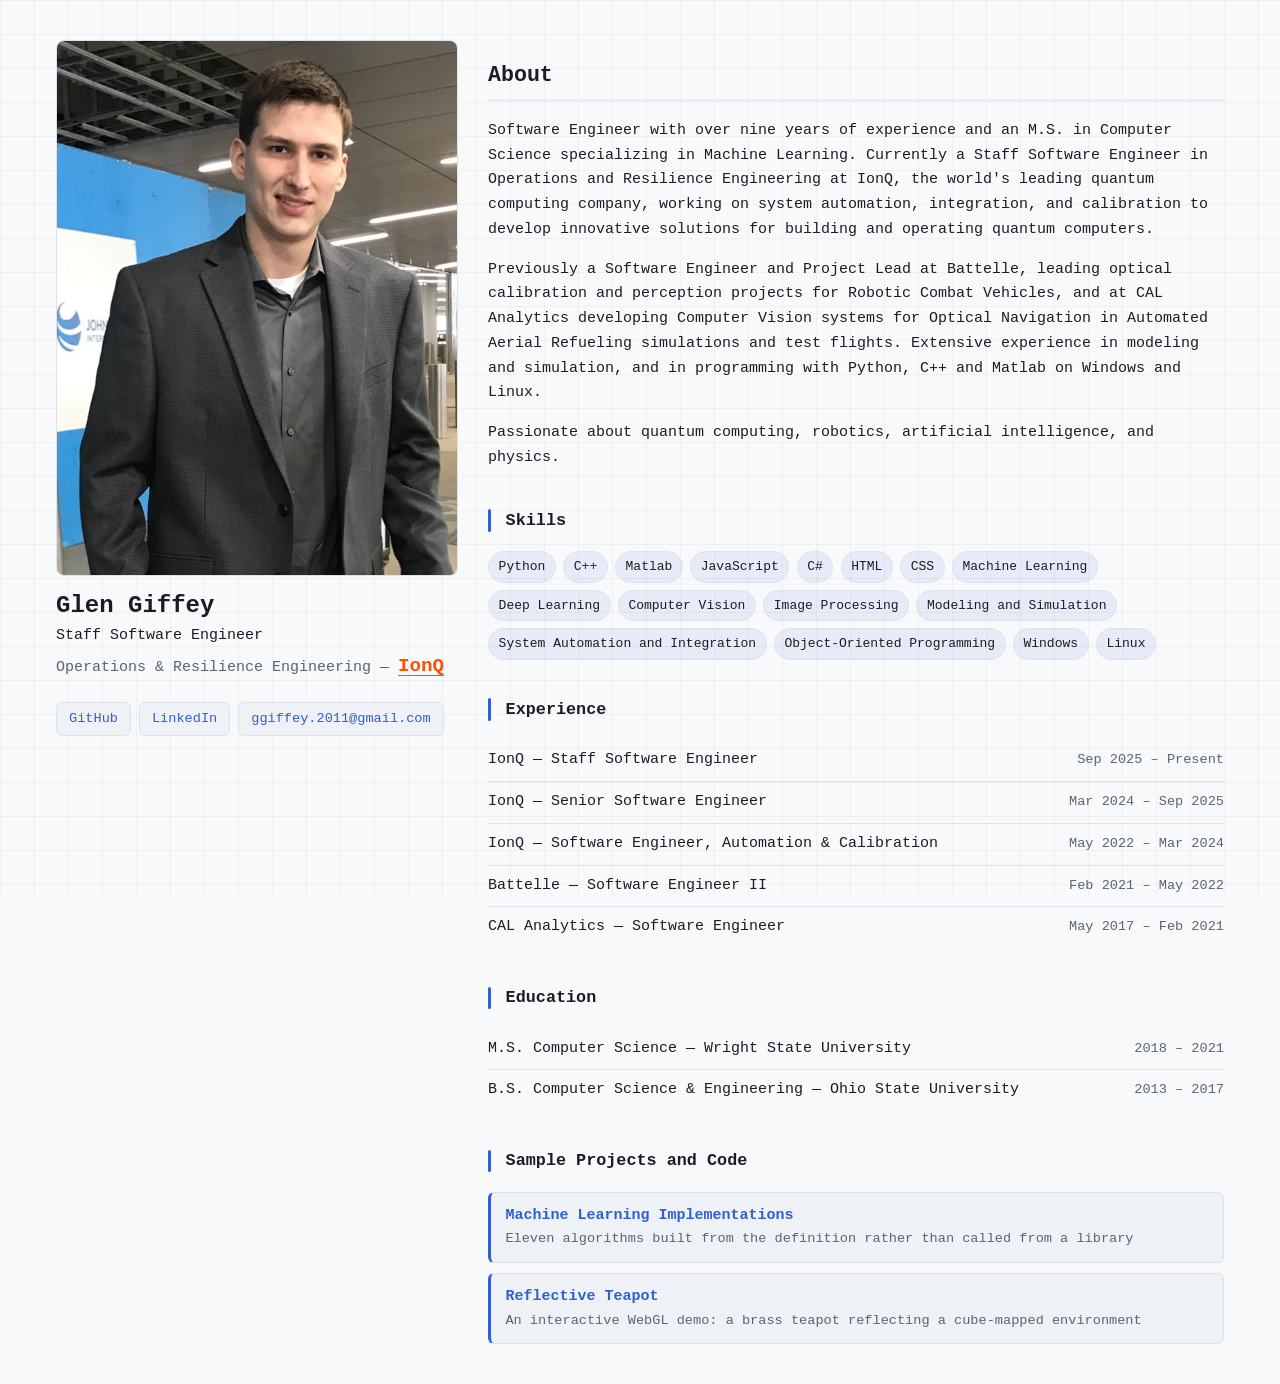
<file: index.html>
<!DOCTYPE html>
<html lang="en">
  <head>
    <meta charset="UTF-8">
    <meta name="viewport" content="width=device-width, initial-scale=1">
    <link rel="stylesheet" type="text/css" href="index.css">
    <title>Glen Giffey</title>
    <meta name="description" content="Staff Software Engineer in Operations and Resilience Engineering at IonQ, working on system automation, integration and calibration for quantum computers. Nine years of experience across machine learning, computer vision and simulation.">
    <meta property="og:type" content="website">
    <meta property="og:site_name" content="Glen Giffey">
    <meta property="og:url" content="https://glengiffey.github.io/">
    <meta property="og:title" content="Glen Giffey">
    <meta property="og:description" content="Staff Software Engineer in Operations and Resilience Engineering at IonQ, working on system automation, integration and calibration for quantum computers. Nine years of experience across machine learning, computer vision and simulation.">
    <meta property="og:image" content="https://glengiffey.github.io/image/og.png">
    <meta property="og:image:width" content="1200">
    <meta property="og:image:height" content="630">
    <meta property="og:image:alt" content="Glen Giffey, Staff Software Engineer at IonQ">
    <meta name="twitter:card" content="summary_large_image">
    <link rel="icon" href="favicon.svg" type="image/svg+xml">
  </head>

<body>
  <div class="layout">
    <header class="profile">
      <img src="image/profile.jpg" width="400" height="533" alt="Glen Giffey"/>
      <h1>Glen Giffey</h1>
      <p class="role">Staff Software Engineer</p>
      <p class="team">Operations &amp; Resilience Engineering &mdash;
      <a class="org" href="https://www.ionq.com/">IonQ</a></p>
      <ul class="links">
        <li><a href="https://github.com/glengiffey">GitHub</a></li>
        <li><a href="https://www.linkedin.com/in/giffeyglen/">LinkedIn</a></li>
        <li><a href="mailto:ggiffey.2011@gmail.com">ggiffey.2011@gmail.com</a></li>
      </ul>
    </header>

    <main class="content">
      <h2>About</h2>
      <p class="intro">Software Engineer with over nine years of experience and an M.S. in
      Computer Science specializing in Machine Learning. Currently a Staff Software Engineer
      in Operations and Resilience Engineering at IonQ, the world's leading quantum computing
      company, working on system automation, integration, and calibration to develop
      innovative solutions for building and operating quantum computers.</p>

      <p class="intro">Previously a Software Engineer and Project Lead at Battelle, leading
      optical calibration and perception projects for Robotic Combat Vehicles, and at CAL
      Analytics developing Computer Vision systems for Optical Navigation in Automated
      Aerial Refueling simulations and test flights. Extensive experience in modeling and
      simulation, and in programming with Python, C++ and Matlab on Windows and Linux.</p>

      <p class="intro">Passionate about quantum computing, robotics, artificial intelligence,
      and physics.</p>

      <h3>Skills</h3>
      <ul class="chips">
        <li>Python</li>
        <li>C++</li>
        <li>Matlab</li>
        <li>JavaScript</li>
        <li>C#</li>
        <li>HTML</li>
        <li>CSS</li>
        <li>Machine Learning</li>
        <li>Deep Learning</li>
        <li>Computer Vision</li>
        <li>Image Processing</li>
        <li>Modeling and Simulation</li>
        <li>System Automation and Integration</li>
        <li>Object-Oriented Programming</li>
        <li>Windows</li>
        <li>Linux</li>
      </ul>

      <h3>Experience</h3>
      <ul class="timeline">
        <li><span>IonQ &mdash; Staff Software Engineer</span><span class="when">Sep 2025 &ndash; Present</span></li>
        <li><span>IonQ &mdash; Senior Software Engineer</span><span class="when">Mar 2024 &ndash; Sep 2025</span></li>
        <li><span>IonQ &mdash; Software Engineer, Automation &amp; Calibration</span><span class="when">May 2022 &ndash; Mar 2024</span></li>
        <li><span>Battelle &mdash; Software Engineer II</span><span class="when">Feb 2021 &ndash; May 2022</span></li>
        <li><span>CAL Analytics &mdash; Software Engineer</span><span class="when">May 2017 &ndash; Feb 2021</span></li>
      </ul>

      <h3>Education</h3>
      <ul class="timeline">
        <li><span>M.S. Computer Science &mdash; Wright State University</span><span class="when">2018 &ndash; 2021</span></li>
        <li><span>B.S. Computer Science &amp; Engineering &mdash; Ohio State University</span><span class="when">2013 &ndash; 2017</span></li>
      </ul>

      <h3>Sample Projects and Code</h3>
      <ul class="cards">
        <li><a href="projects.html">
          <strong>Machine Learning Implementations</strong>
          <span>Eleven algorithms built from the definition rather than called from a library</span>
        </a></li>
        <li><a href="reflective-teapot.html">
          <strong>Reflective Teapot</strong>
          <span>An interactive WebGL demo: a brass teapot reflecting a cube-mapped environment</span>
        </a></li>
      </ul>
    </main>
  </div>
</body>
</html>
</file>
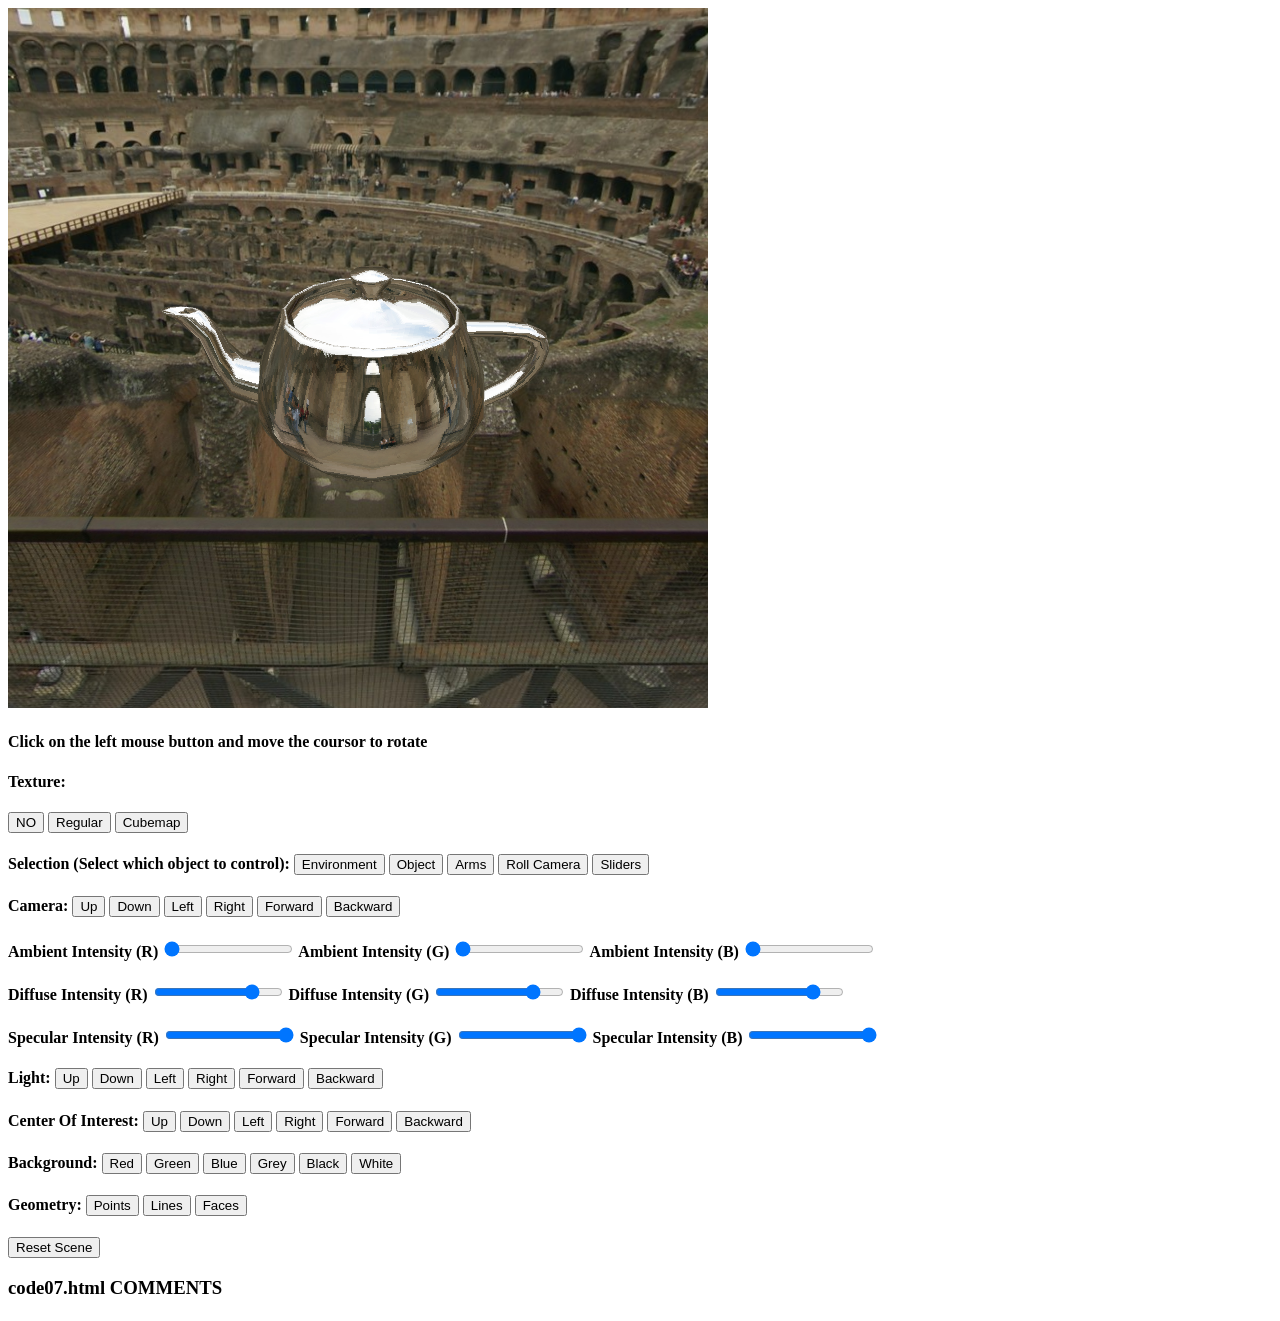
<file: home.html>
<!DOCTYPE html>

<html>

<head>
<title>hwshen WebGL &mdash; code07 </title>
<meta http-equiv="content-type" content="text/html; charset=ISO-8859-1">

<script type="text/javascript" src="glMatrix-0.9.5.min.js"></script>

<!--  ************** Fragment Shader ************* --> 
<script id="shader-fs" type="x-shader/x-fragment">
   precision mediump float;
   precision mediump int;

   uniform mat4 uMMatrix;    // model matrix
   uniform mat4 uVMatrix;    // view matrix 
   uniform mat4 uPMatrix;    // projection matrix 
   uniform mat4 uNMatrix;    // normal matrix 
   uniform mat4 uV2WMatrix;  // eye to world 

   uniform vec4 light_pos; 
   uniform vec4 ambient_coef;
   uniform vec4 diffuse_coef;
   uniform vec4 specular_coef;
   uniform float mat_shininess; 

   uniform vec4 light_ambient; 
   uniform vec4 light_diffuse; 
   uniform vec4 light_specular;

   uniform int use_texture; 
   uniform sampler2D myTexture;
   uniform samplerCube cubeMap; 
   uniform samplerCube skyCubeMap;

   varying vec4 eye_pos; 
   varying vec3 v_normal;
   varying highp vec2 FtexCoord;
   varying vec4 vColor; 

   void main(void) {

     vec3 view_vector, ref; 
     vec4 env_color = vec4(1,0,0,1);

          view_vector = normalize(vec3(vec4(0,0,0,1)-eye_pos));
          ref = normalize(reflect(-view_vector, v_normal));  // in eye space
          ref = vec3(uV2WMatrix*vec4(ref,0));   // convert to world space
          env_color = textureCube(cubeMap, ref);
          gl_FragColor = env_color;

}
</script>
<!--  ************** Fragment Shader ************* --> 
<script id="phong-shader-fs" type="x-shader/x-fragment">
precision mediump float;

  uniform mat4 uMMatrix; 
  uniform mat4 uVMatrix;
  uniform mat4 uPMatrix;
  uniform mat4 uNMatrix; 

  uniform vec4 light_pos; 

  uniform vec4 ambient_coef;
  uniform vec4 diffuse_coef;
  uniform vec4 specular_coef;
  uniform float mat_shininess;
  
  uniform vec4 mat_ambient;
  uniform vec4 mat_diffuse;
  uniform vec4 mat_specular; 

  uniform vec4 light_ambient; 
  uniform vec4 light_diffuse; 
  uniform vec4 light_specular;

  varying vec4 eye_pos; 
  varying vec3 v_normal;
  varying vec4 vColor; 

void main(void) {
  // transform light pos from local to eye space
  //vec4 light_pos_in_eye = uVMatrix * uMMatrix * light_pos;
  vec4 light_pos_in_eye = uVMatrix * light_pos;

  // light vector L = l-p 
  vec3 light_vector = normalize(vec3(light_pos_in_eye - eye_pos)); 

  // eye vector V = e-p, where e is (0,0,0) 
  vec3 eye_vector = normalize(-vec3(eye_pos));

  // halfway vector (L+V) 
  vec3 halfv = normalize(light_vector+eye_vector); 

  //vec4 ambient = ambient_coef * light_ambient * mat_ambient; 
  vec4 ambient = ambient_coef * light_ambient;
  float ndotl = max(dot(v_normal, light_vector), 0.0); 

  //vec4 diffuse = diffuse_coef * light_diffuse*mat_diffuse* ndotl;
  vec4 diffuse = diffuse_coef * light_diffuse * ndotl;

  //both lines below are okay. One is to use the reflect function the other is to compute by yourself 
  vec3 R= normalize(vec3(reflect(-light_vector, v_normal))); 
  //vec3 R = normalize(2.0 * ndotl *v_normal-eye_vector);
  
  float rdotv = max(dot(R, eye_vector), 0.0);

  vec4 specular;  
  if (ndotl>0.0) {
    //specular = specular_coef* light_specular*mat_specular*pow(rdotv, mat_shininess);
    specular = specular_coef* light_specular*pow(rdotv, mat_shininess);
  } 
  else
  specular = vec4(0,0,0,1);  

  //vColor = ambient+diffuse+specular;
  //      vColor = vec4(eye_vector, 1.0); 
  //      vColor = aVertexColor;
  //      vColor = vec4(aVertexNormal, 1.0);
  //      vColor = vec4(v_normal, 1.0);

  gl_FragColor = ambient+diffuse+specular;
}
</script>
<!--  ************** Fragment Shader ************* --> 
<script id="texture-shader-fs" type="x-shader/x-fragment">
   precision mediump float;
   precision mediump int;

   uniform mat4 uMMatrix;    // model matrix
   uniform mat4 uVMatrix;    // view matrix 
   uniform mat4 uPMatrix;    // projection matrix 
   uniform mat4 uNMatrix;    // normal matrix 
   uniform mat4 uV2WMatrix;  // eye to world 

   uniform sampler2D myTexture;

   varying highp vec2 FtexCoord; 
   varying vec4 vColor; 

   void main(void) {
      vec4 texcolor;
      texcolor = texture2D(myTexture, FtexCoord); 
      gl_FragColor = texcolor; 
}
</script>

<!--  ************** Vertex Shader ************* --> 
<script id="shader-vs" type="x-shader/x-vertex">
  precision mediump float;
  precision mediump int; 

  attribute vec3 aVertexPosition;
  attribute vec3 aVertexNormal;
  attribute vec2 aVertexTexCoords; 
  attribute vec3 aVertexColor;

  uniform mat4 uMMatrix; 
  uniform mat4 uVMatrix;
  uniform mat4 uPMatrix;
  uniform mat4 uNMatrix;
  uniform mat4 uV2WMatrix;  // eye to world 

  uniform vec4 light_pos; 
  uniform vec4 ambient_coef;
  uniform vec4 diffuse_coef;
  uniform vec4 specular_coef;
  uniform float mat_shininess; 

  uniform vec4 mat_ambient;
  uniform vec4 mat_diffuse;
  uniform vec4 mat_specular; 

  uniform vec4 light_ambient; 
  uniform vec4 light_diffuse; 
  uniform vec4 light_specular;

  uniform int use_texture; 
  uniform sampler2D myTexture; 

  varying vec4 eye_pos;  //vertex position in eye space 
  varying vec3 v_normal;  // vertex normal
  varying highp vec2 FtexCoord; 
  varying vec4 vColor; 


  void main(void) {
    // transform normal from local to eye space: normal matrix is the inverse transpose of the modelview matrix 
    v_normal = normalize(vec3(uNMatrix*vec4(aVertexNormal, 1.0)));
    // transform the vertex position to eye space 
    eye_pos = uVMatrix*uMMatrix*vec4(aVertexPosition, 1.0);

    FtexCoord = aVertexTexCoords;
    vColor = normalize(vec4(aVertexColor, 1.0));

    gl_Position = uPMatrix*uVMatrix*uMMatrix*vec4(aVertexPosition, 1.0);
    gl_PointSize = 10.0;
}
</script>


<script type="text/javascript" src="shaders_setup.js"></script>
<script type="text/javascript" src="code07.js"></script>


</head>


<body onload="webGLStart();">
    <canvas id="code03-canvas"style="border:none;"width="700"height="700"></canvas>
    
    <div>
    <h4>
    Click on the left mouse button and move the coursor to rotate
    </h4>
    </div>

    <h4> Texture:  </h4>
    <button  onclick="texture(0)"> NO  </button>
    <button  onclick="texture(1)"> Regular </button>
    <button  onclick="texture(2)"> Cubemap </button>

    <h4> Selection (Select which object to control):
    <button onclick="Control(1)"> Environment </button>
    <button onclick="Control(2)"> Object </button>
    <button onclick="Control(3)"> Arms </button>
    <button onclick="Control(4)"> Roll Camera </button>
    <button onclick="Control(0)"> Sliders </button>

    <h4> Camera: 
    <button onclick="CameraPosition(1)"> Up </button>
    <button onclick="CameraPosition(2)"> Down </button>
    <button onclick="CameraPosition(3)"> Left </button>
    <button onclick="CameraPosition(4)"> Right </button>
    <button onclick="CameraPosition(5)"> Forward </button>
    <button onclick="CameraPosition(6)"> Backward </button>
    </h4>
    <h4> Ambient Intensity (R)
    <input type="range" min="0" max="100" value="0" step="5" onchange="AmbientIntensity(this.value, -1, -1)" />
     Ambient Intensity (G)
    <input type="range" min="0" max="100" value="0" step="5" onchange="AmbientIntensity(-1, this.value, -1)" />
     Ambient Intensity (B)
    <input type="range" min="0" max="100" value="0" step="5" onchange="AmbientIntensity(-1, -1, this.value)" />
    </h4>
    <h4> Diffuse Intensity (R)
    <input type="range" min="0" max="100" value="80" step="5" onchange="DiffuseIntensity(this.value, -1, -1)" />
     Diffuse Intensity (G)
    <input type="range" min="0" max="100" value="80" step="5" onchange="DiffuseIntensity(-1, this.value, -1)" />
     Diffuse Intensity (B)
    <input type="range" min="0" max="100" value="80" step="5" onchange="DiffuseIntensity(-1, -1, this.value)" />
    </h4>
    <h4> Specular Intensity (R)
    <input type="range" min="0" max="100" value="100" step="5" onchange="SpecularIntensity(this.value, -1, -1)" />
     Specular Intensity (G)
    <input type="range" min="0" max="100" value="100" step="5" onchange="SpecularIntensity( -1, this.value, -1)" />
     Specular Intensity (B)
    <input type="range" min="0" max="100" value="100" step="5" onchange="SpecularIntensity( -1, -1, this.value)" />
    </h4>
    
    <h4> Light: 
    <button onclick="LightPosition(1)"> Up </button>
    <button onclick="LightPosition(2)"> Down </button>
    <button onclick="LightPosition(3)"> Left </button>
    <button onclick="LightPosition(4)"> Right </button>
    <button onclick="LightPosition(5)"> Forward </button>
    <button onclick="LightPosition(6)"> Backward </button>
    </h4>
    
    <h4> Center Of Interest: 
    <button onclick="CenterOfInterest(1)"> Up </button>
    <button onclick="CenterOfInterest(2)"> Down </button>
    <button onclick="CenterOfInterest(3)"> Left </button>
    <button onclick="CenterOfInterest(4)"> Right </button>
    <button onclick="CenterOfInterest(5)"> Forward </button>
    <button onclick="CenterOfInterest(6)"> Backward </button>
    </h4>

    <h4> Background:  
    <button  onclick="BG(1,0,0)"> Red </button>
    <button  onclick="BG(0,1,0)"> Green </button>
    <button  onclick="BG(0,0,1)"> Blue </button>
    <button  onclick="BG(0.5,0.5,0.5)"> Grey </button>
    <button  onclick="BG(0,0,0)"> Black </button>
    <button  onclick="BG(1,1,1)"> White </button>
    </h4>

    <h4> Geometry:  
    <button  onclick="geometry(0)"> Points </button>
    <button  onclick="geometry(1)"> Lines </button>
    <button  onclick="geometry(2)"> Faces </button>
    </h4>
    
    <button onclick="redraw()"> Reset Scene </button>
 <div>
        <h3>
          <div id="title"> code07.html COMMENTS</div>
        </h3>
        <h5>
	  </h5> 
  </div>

  
    

</body>

</html>
</file>
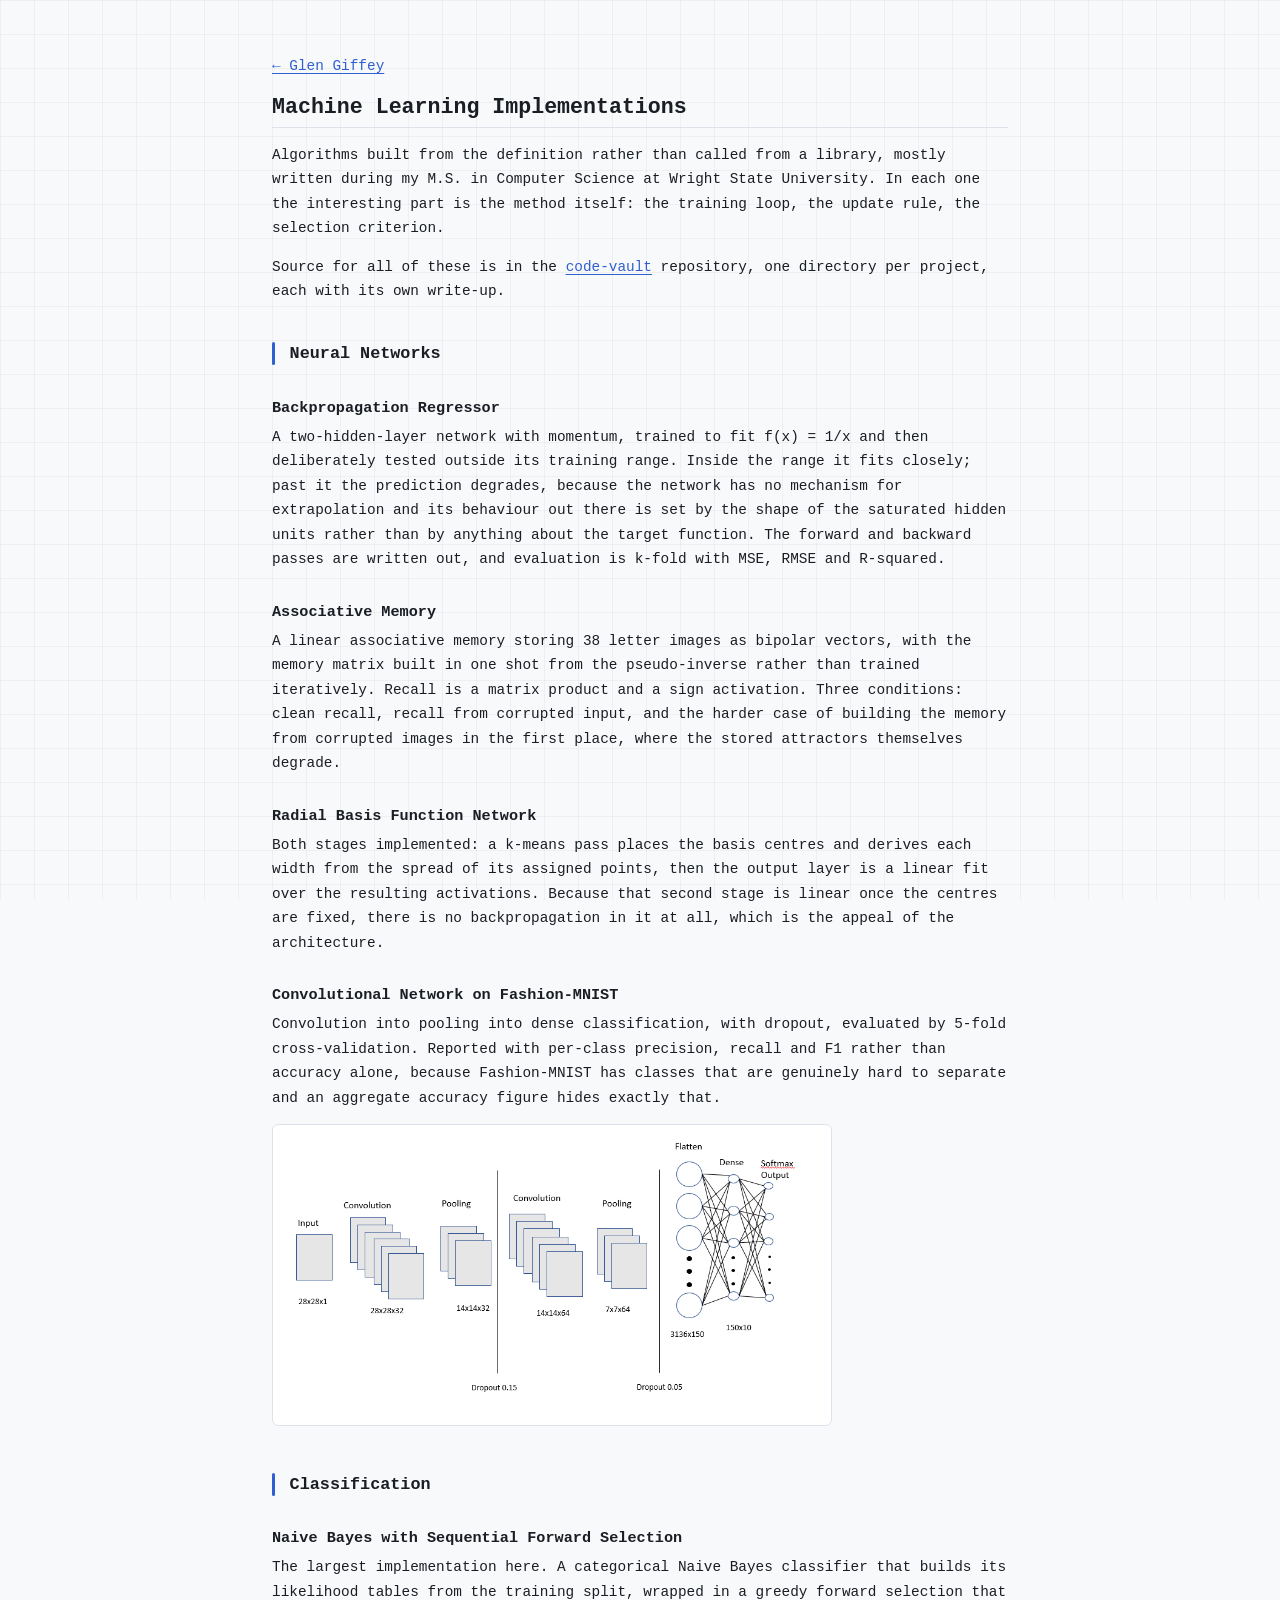
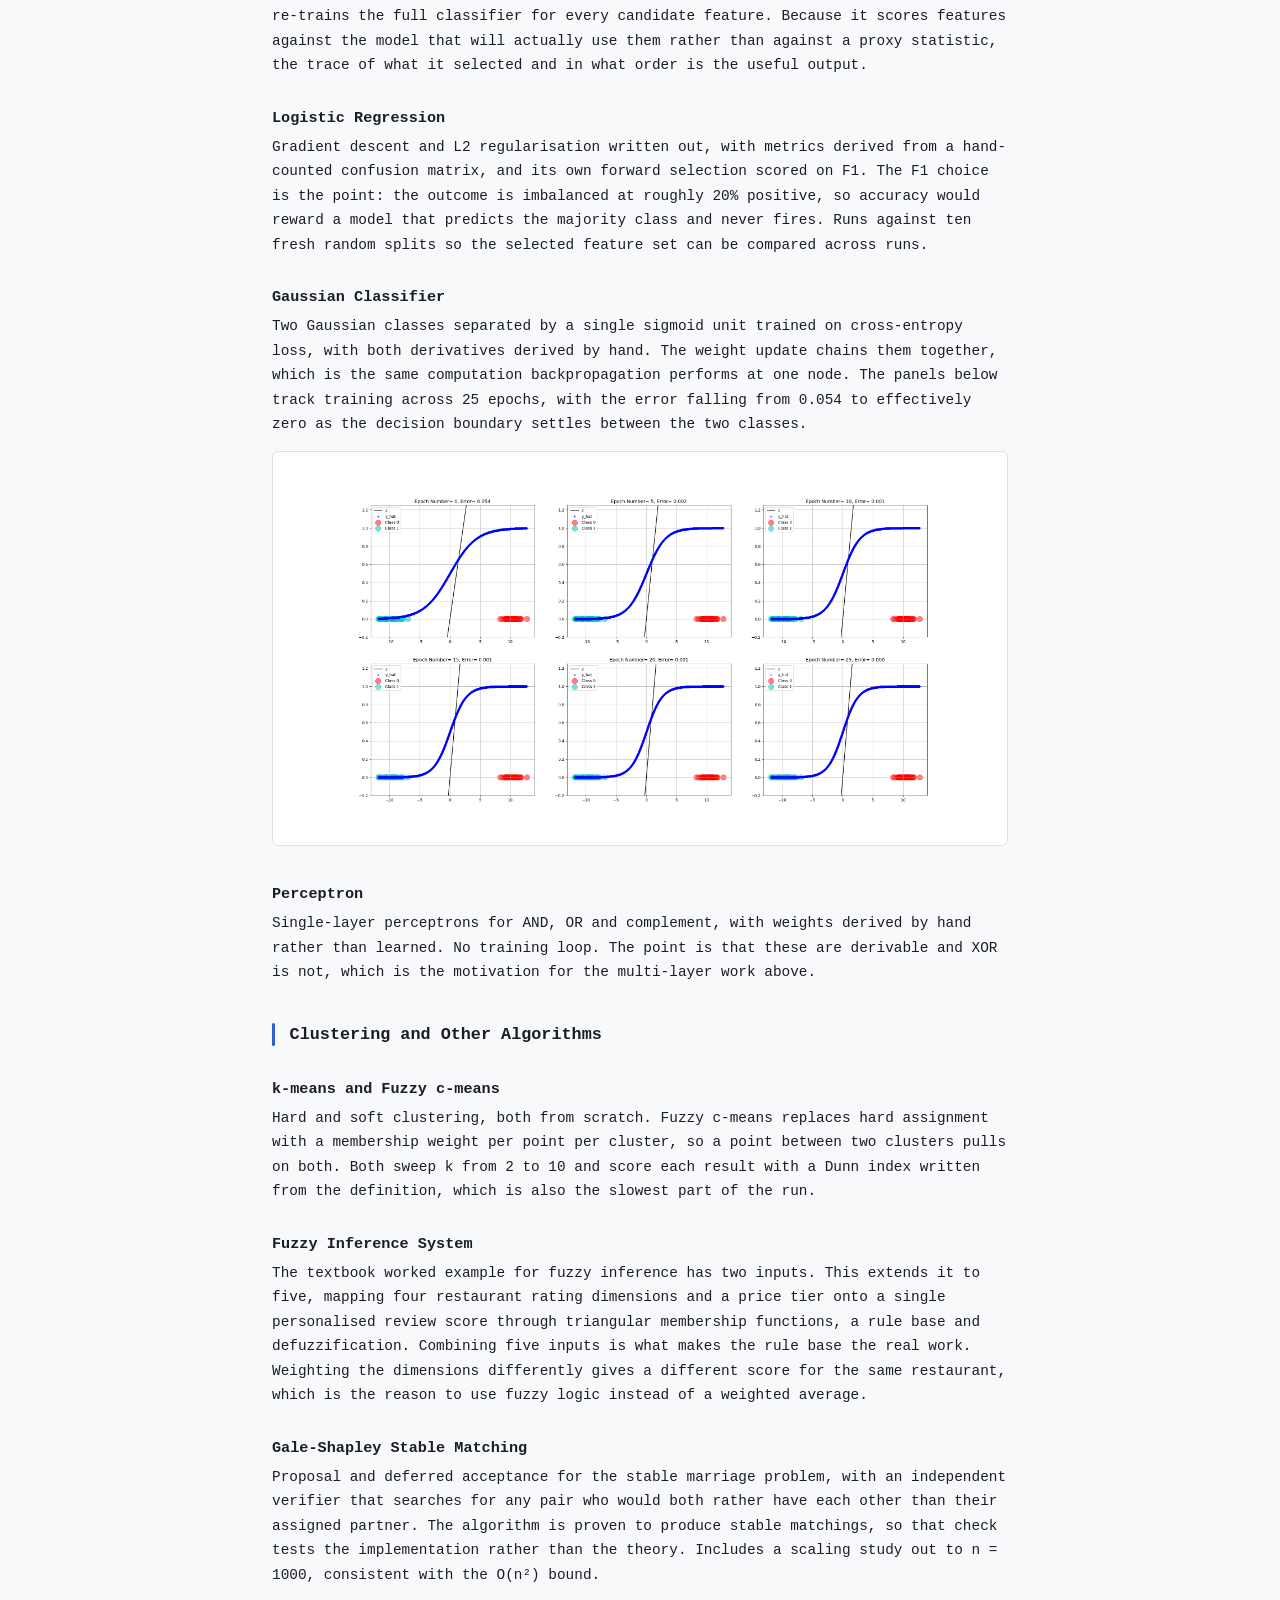
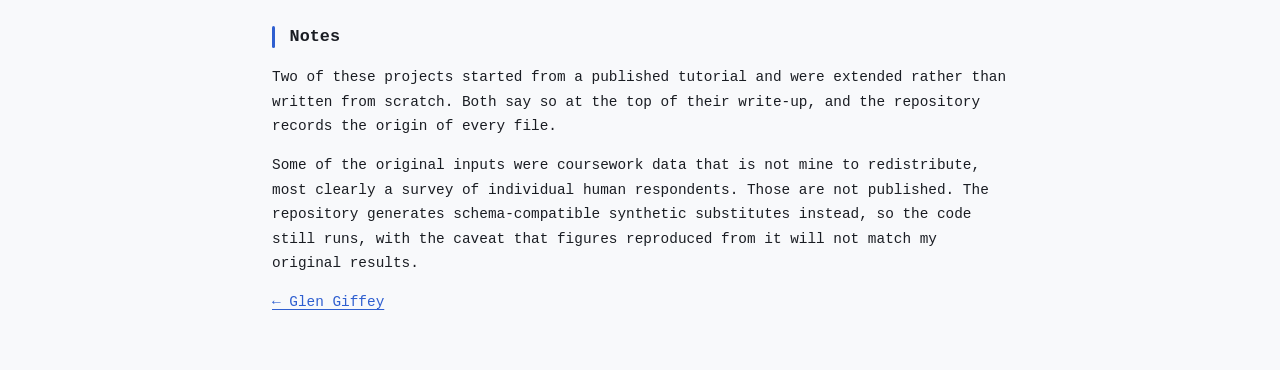
<file: projects.html>
<!DOCTYPE html>
<html lang="en">
  <head>
    <meta charset="UTF-8">
    <meta name="viewport" content="width=device-width, initial-scale=1">
    <link rel="stylesheet" type="text/css" href="index.css">
    <title>Machine Learning Implementations &mdash; Glen Giffey</title>
    <meta name="description" content="Eleven machine learning algorithms implemented from scratch during an M.S. in Computer Science: backpropagation, associative memory, RBF and convolutional networks, naive Bayes with feature selection, fuzzy inference and Gale-Shapley matching.">
    <meta property="og:type" content="website">
    <meta property="og:site_name" content="Glen Giffey">
    <meta property="og:url" content="https://glengiffey.github.io/projects.html">
    <meta property="og:title" content="Machine Learning Implementations &mdash; Glen Giffey">
    <meta property="og:description" content="Eleven machine learning algorithms implemented from scratch during an M.S. in Computer Science: backpropagation, associative memory, RBF and convolutional networks, naive Bayes with feature selection, fuzzy inference and Gale-Shapley matching.">
    <meta property="og:image" content="https://glengiffey.github.io/image/og.png">
    <meta property="og:image:width" content="1200">
    <meta property="og:image:height" content="630">
    <meta property="og:image:alt" content="Glen Giffey, Staff Software Engineer at IonQ">
    <meta name="twitter:card" content="summary_large_image">
    <link rel="icon" href="favicon.svg" type="image/svg+xml">
  </head>

<body>
  <div class="layout">
    <div class="content projects">
      <p class="backlink"><a href="index.html">&larr; Glen Giffey</a></p>

      <h1>Machine Learning Implementations</h1>

      <p class="intro">Algorithms built from the definition rather than called
      from a library, mostly written during my M.S. in Computer Science at
      Wright State University. In each one the interesting part is the method
      itself: the training loop, the update rule, the selection criterion.</p>

      <p class="intro">Source for all of these is in the
      <a href="https://github.com/glengiffey/code-vault">code-vault</a>
      repository, one directory per project, each with its own write-up.</p>

      <h2>Neural Networks</h2>

      <h3>Backpropagation Regressor</h3>
      <p>A two-hidden-layer network with momentum, trained to fit
      <code>f(x) = 1/x</code> and then deliberately tested outside its training
      range. Inside the range it fits closely; past it the prediction degrades,
      because the network has no mechanism for extrapolation and its behaviour
      out there is set by the shape of the saturated hidden units rather than by
      anything about the target function. The forward and backward passes are
      written out, and evaluation is k-fold with MSE, RMSE and R-squared.</p>

      <h3>Associative Memory</h3>
      <p>A linear associative memory storing 38 letter images as bipolar
      vectors, with the memory matrix built in one shot from the pseudo-inverse
      rather than trained iteratively. Recall is a matrix product and a sign
      activation. Three conditions: clean recall, recall from corrupted input,
      and the harder case of building the memory from corrupted images in the
      first place, where the stored attractors themselves degrade.</p>

      <h3>Radial Basis Function Network</h3>
      <p>Both stages implemented: a k-means pass places the basis centres and
      derives each width from the spread of its assigned points, then the output
      layer is a linear fit over the resulting activations. Because that second
      stage is linear once the centres are fixed, there is no backpropagation in
      it at all, which is the appeal of the architecture.</p>

      <h3>Convolutional Network on Fashion-MNIST</h3>
      <p>Convolution into pooling into dense classification, with dropout,
      evaluated by 5-fold cross-validation. Reported with per-class precision,
      recall and F1 rather than accuracy alone, because Fashion-MNIST has
      classes that are genuinely hard to separate and an aggregate accuracy
      figure hides exactly that.</p>
      <p><a href="image/cnn-network-diagram.png"><img class="figure"
      src="image/cnn-network-diagram.png"
      alt="Network architecture: a 28x28x1 input through convolution to 28x28x32, pooling to 14x14x32, dropout 0.15, a second convolution to 14x14x64, pooling to 7x7x64, dropout 0.05, then flatten 3136x150 into a 150x10 dense layer and a softmax output"></a></p>

      <h2>Classification</h2>

      <h3>Naive Bayes with Sequential Forward Selection</h3>
      <p>The largest implementation here. A categorical Naive Bayes classifier
      that builds its likelihood tables from the training split, wrapped in a
      greedy forward selection that re-trains the full classifier for every
      candidate feature. Because it scores features against the model that will
      actually use them rather than against a proxy statistic, the trace of what
      it selected and in what order is the useful output.</p>

      <h3>Logistic Regression</h3>
      <p>Gradient descent and L2 regularisation written out, with metrics
      derived from a hand-counted confusion matrix, and its own forward
      selection scored on F1. The F1 choice is the point: the outcome is
      imbalanced at roughly 20% positive, so accuracy would reward a model that
      predicts the majority class and never fires. Runs against ten fresh random
      splits so the selected feature set can be compared across runs.</p>

      <h3>Gaussian Classifier</h3>
      <p>Two Gaussian classes separated by a single sigmoid unit trained on
      cross-entropy loss, with both derivatives derived by hand. The weight
      update chains them together, which is the same computation
      backpropagation performs at one node. The panels below track training
      across 25 epochs, with the error falling from 0.054 to effectively zero as
      the decision boundary settles between the two classes.</p>
      <p><a href="image/gaussian-classifier-training.png"><img class="figure wide"
      src="image/gaussian-classifier-training.png"
      alt="Six panels showing training at epochs 0, 5, 10, 15, 20 and 25. The two classes sit near x = -10 and x = +10, the fitted sigmoid transitions between them, and the reported error falls from 0.054 to 0.000"></a></p>

      <h3>Perceptron</h3>
      <p>Single-layer perceptrons for AND, OR and complement, with weights
      derived by hand rather than learned. No training loop. The point is that
      these are derivable and XOR is not, which is the motivation for the
      multi-layer work above.</p>

      <h2>Clustering and Other Algorithms</h2>

      <h3>k-means and Fuzzy c-means</h3>
      <p>Hard and soft clustering, both from scratch. Fuzzy c-means replaces
      hard assignment with a membership weight per point per cluster, so a point
      between two clusters pulls on both. Both sweep k from 2 to 10 and score
      each result with a Dunn index written from the definition, which is also
      the slowest part of the run.</p>

      <h3>Fuzzy Inference System</h3>
      <p>The textbook worked example for fuzzy inference has two inputs. This
      extends it to five, mapping four restaurant rating dimensions and a price
      tier onto a single personalised review score through triangular membership
      functions, a rule base and defuzzification. Combining five inputs is what
      makes the rule base the real work. Weighting the dimensions differently
      gives a different score for the same restaurant, which is the reason to
      use fuzzy logic instead of a weighted average.</p>

      <h3>Gale-Shapley Stable Matching</h3>
      <p>Proposal and deferred acceptance for the stable marriage problem, with
      an independent verifier that searches for any pair who would both rather
      have each other than their assigned partner. The algorithm is proven to
      produce stable matchings, so that check tests the implementation rather
      than the theory. Includes a scaling study out to n = 1000, consistent with
      the O(n&sup2;) bound.</p>

      <h2>Notes</h2>
      <p>Two of these projects started from a published tutorial and were
      extended rather than written from scratch. Both say so at the top of their
      write-up, and the repository records the origin of every file.</p>

      <p>Some of the original inputs were coursework data that is not mine to
      redistribute, most clearly a survey of individual human respondents. Those
      are not published. The repository generates schema-compatible synthetic
      substitutes instead, so the code still runs, with the caveat that figures
      reproduced from it will not match my original results.</p>

      <p class="backlink"><a href="index.html">&larr; Glen Giffey</a></p>
    </div>
  </div>
</body>
</html>
</file>
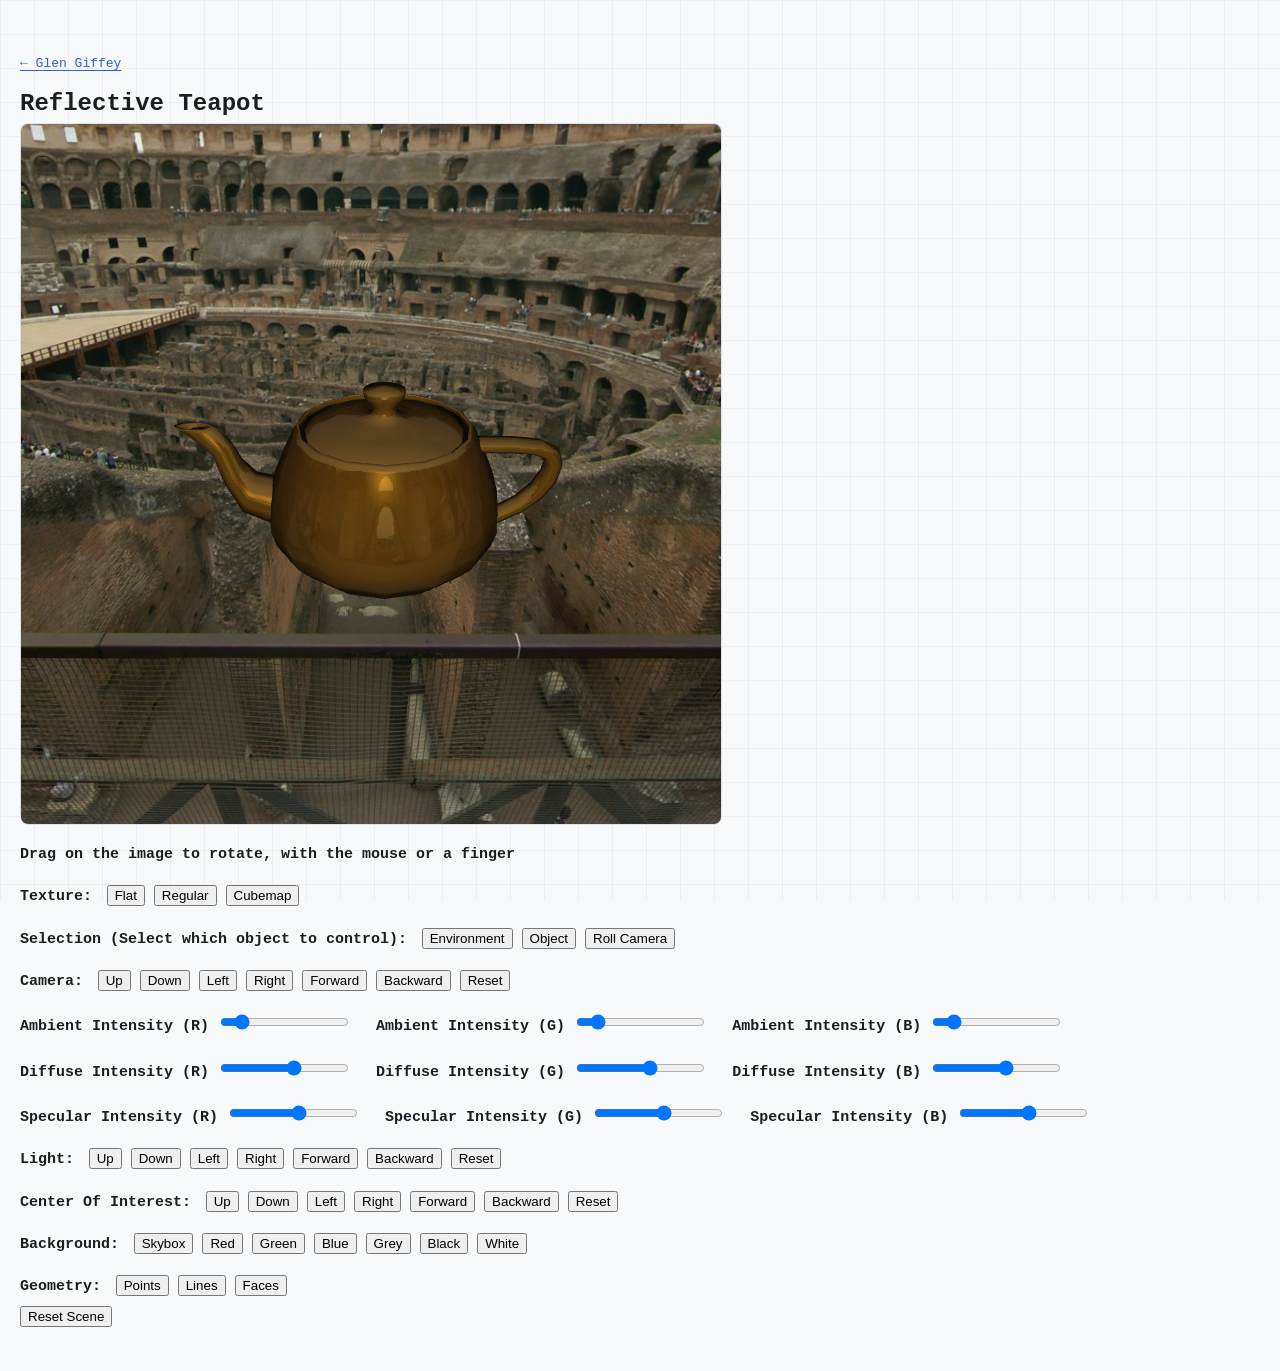
<file: reflective-teapot.html>
<!DOCTYPE html>

<html lang="en">

<head>
<title>Glen Giffey &mdash; Reflective Teapot</title>
<meta name="description" content="An interactive WebGL demo: a brass teapot reflecting a cube-mapped environment, with live controls for lighting, camera, geometry and background.">
<meta property="og:type" content="website">
<meta property="og:site_name" content="Glen Giffey">
<meta property="og:url" content="https://glengiffey.github.io/reflective-teapot.html">
<meta property="og:title" content="Reflective Teapot &mdash; Glen Giffey">
<meta property="og:description" content="An interactive WebGL demo: a brass teapot reflecting a cube-mapped environment, with live controls for lighting, camera, geometry and background.">
<meta property="og:image" content="https://glengiffey.github.io/image/og.png">
<meta property="og:image:width" content="1200">
<meta property="og:image:height" content="630">
<meta property="og:image:alt" content="Glen Giffey, Staff Software Engineer at IonQ">
<meta name="twitter:card" content="summary_large_image">
<link rel="icon" href="favicon.svg" type="image/svg+xml">
<meta http-equiv="content-type" content="text/html; charset=UTF-8">
<meta name="viewport" content="width=device-width, initial-scale=1">
<link rel="stylesheet" type="text/css" href="index.css">

<style>
  /* index.css already sets the page margin, background and type. Only the
     rules specific to the demo live here. */
  /* The drawing buffer stays 700x700; only its displayed size shrinks, so the
     canvas never pushes the controls off the side of a phone screen.
     touch-action:none hands drags to the rotation handler instead of letting
     the browser scroll the page with them. */
  /* display:block drops the inline baseline gap under the canvas. The border
     and radius match the treatment every other image on the site gets, so the
     demo sits in the page rather than on it. */
  #code03-canvas {
    max-width    : 100%;
    height       : auto;
    touch-action : none;
    display      : block;
    border       : 1px solid var(--border);
    border-radius: 8px;
  }
  /* Keep each label with its slider when the row wraps, so a label never ends
     up sitting above someone else's control. */
  .slider-field { display: inline-block; white-space: nowrap; margin-right: 1rem; }
</style>

<script type="text/javascript" src="glMatrix-0.9.5.min.js"></script>

<!--  ************** Fragment Shader ************* --> 
<script id="shader-fs" type="x-shader/x-fragment">
   precision mediump float;
   precision mediump int;

   uniform mat4 uMMatrix;    // model matrix
   uniform mat4 uVMatrix;    // view matrix 
   uniform mat4 uPMatrix;    // projection matrix 
   uniform mat4 uNMatrix;    // normal matrix 
   uniform mat4 uV2WMatrix;  // eye to world 

   uniform vec4 light_pos; 
   uniform vec4 ambient_coef;
   uniform vec4 diffuse_coef;
   uniform vec4 specular_coef;
   uniform float mat_shininess; 

   uniform vec4 light_ambient; 
   uniform vec4 light_diffuse; 
   uniform vec4 light_specular;

   uniform int use_texture; 
   uniform sampler2D myTexture;
   uniform samplerCube cubeMap; 
   uniform samplerCube skyCubeMap;

   varying vec4 eye_pos; 
   varying vec3 v_normal;
   varying highp vec2 FtexCoord;
   varying vec4 vColor; 

   void main(void) {
     vec3 view_vector = normalize(-vec3(eye_pos));
     vec3 normal = normalize(v_normal);

     // Reflection lookup from eye space to world space.
     vec3 ref = normalize(reflect(-view_vector, normal));
     ref = vec3(uV2WMatrix * vec4(ref, 0.0));
     vec4 env_color = textureCube(cubeMap, ref);

     // Phong lighting in eye space.
     vec4 light_pos_in_eye = uVMatrix * light_pos;
     vec3 light_vector = normalize(vec3(light_pos_in_eye - eye_pos));
     float ndotl = max(dot(normal, light_vector), 0.0);

     vec4 ambient = ambient_coef * light_ambient;
     vec4 diffuse = diffuse_coef * light_diffuse * ndotl;

     vec3 R = normalize(reflect(-light_vector, normal));
     float rdotv = max(dot(R, view_vector), 0.0);
     vec4 specular = (ndotl > 0.0)
       ? specular_coef * light_specular * pow(rdotv, mat_shininess)
       : vec4(0.0, 0.0, 0.0, 1.0);

     vec4 phong_color = ambient + diffuse + specular;

     // Brushed-brass look: warm base with tempered, tinted reflection.
     vec3 brass_base = vec3(0.78, 0.62, 0.22);
     vec3 brass_reflection_tint = vec3(1.00, 0.90, 0.70);
     vec3 base_rgb = phong_color.rgb * brass_base;
     vec3 reflected_rgb = env_color.rgb * brass_reflection_tint;

     // Make reflection depend on both view angle (Fresnel) and lighting.
     float ndotv = max(dot(normal, view_vector), 0.0);
     float fresnel = pow(1.0 - ndotv, 3.0);
     float spec_strength = clamp(max(specular.r, max(specular.g, specular.b)), 0.0, 1.0);
     float light_visibility = clamp(0.28 + 0.75 * ndotl + 0.35 * spec_strength, 0.0, 1.0);
     float reflection_weight = clamp((0.18 + 0.35 * fresnel) * light_visibility, 0.0, 0.65);

     gl_FragColor = vec4(mix(base_rgb, reflected_rgb, reflection_weight), 1.0);

}
</script>
<!--  ************** Fragment Shader ************* --> 
<script id="phong-shader-fs" type="x-shader/x-fragment">
precision mediump float;

  uniform mat4 uMMatrix; 
  uniform mat4 uVMatrix;
  uniform mat4 uPMatrix;
  uniform mat4 uNMatrix; 

  uniform vec4 light_pos; 

  uniform vec4 ambient_coef;
  uniform vec4 diffuse_coef;
  uniform vec4 specular_coef;
  uniform float mat_shininess;
  
  uniform vec4 mat_ambient;
  uniform vec4 mat_diffuse;
  uniform vec4 mat_specular; 

  uniform vec4 light_ambient; 
  uniform vec4 light_diffuse; 
  uniform vec4 light_specular;

  varying vec4 eye_pos; 
  varying vec3 v_normal;
  varying vec4 vColor; 

void main(void) {
  // transform light pos from local to eye space
  //vec4 light_pos_in_eye = uVMatrix * uMMatrix * light_pos;
  vec4 light_pos_in_eye = uVMatrix * light_pos;

  // light vector L = l-p 
  vec3 light_vector = normalize(vec3(light_pos_in_eye - eye_pos)); 

  // eye vector V = e-p, where e is (0,0,0) 
  vec3 eye_vector = normalize(-vec3(eye_pos));

  // halfway vector (L+V) 
  vec3 halfv = normalize(light_vector+eye_vector); 

  //vec4 ambient = ambient_coef * light_ambient * mat_ambient; 
  vec4 ambient = ambient_coef * light_ambient;
  float ndotl = max(dot(v_normal, light_vector), 0.0); 

  //vec4 diffuse = diffuse_coef * light_diffuse*mat_diffuse* ndotl;
  vec4 diffuse = diffuse_coef * light_diffuse * ndotl;

  //both lines below are okay. One is to use the reflect function the other is to compute by yourself 
  vec3 R= normalize(vec3(reflect(-light_vector, v_normal))); 
  //vec3 R = normalize(2.0 * ndotl *v_normal-eye_vector);
  
  float rdotv = max(dot(R, eye_vector), 0.0);

  vec4 specular;  
  if (ndotl>0.0) {
    //specular = specular_coef* light_specular*mat_specular*pow(rdotv, mat_shininess);
    specular = specular_coef* light_specular*pow(rdotv, mat_shininess);
  } 
  else
  specular = vec4(0,0,0,1);  

  //vColor = ambient+diffuse+specular;
  //      vColor = vec4(eye_vector, 1.0); 
  //      vColor = aVertexColor;
  //      vColor = vec4(aVertexNormal, 1.0);
  //      vColor = vec4(v_normal, 1.0);

  gl_FragColor = ambient+diffuse+specular;
}
</script>
<!--  ************** Fragment Shader ************* --> 
<script id="texture-shader-fs" type="x-shader/x-fragment">
   precision mediump float;
   precision mediump int;

   uniform mat4 uMMatrix;    // model matrix
   uniform mat4 uVMatrix;    // view matrix 
   uniform mat4 uPMatrix;    // projection matrix 
   uniform mat4 uNMatrix;    // normal matrix 
   uniform mat4 uV2WMatrix;  // eye to world 

   uniform vec4 light_pos;
   uniform vec4 ambient_coef;
   uniform vec4 diffuse_coef;
   uniform vec4 specular_coef;
   uniform float mat_shininess;
   uniform vec4 light_ambient;
   uniform vec4 light_diffuse;
   uniform vec4 light_specular;

   uniform sampler2D myTexture;

   varying vec4 eye_pos;
   varying vec3 v_normal;
   varying highp vec2 FtexCoord; 
   varying vec4 vColor; 

   void main(void) {
      vec4 texcolor = texture2D(myTexture, FtexCoord);
      vec3 normal = normalize(v_normal);
      vec3 view_vector = normalize(-vec3(eye_pos));

      vec4 light_pos_in_eye = uVMatrix * light_pos;
      vec3 light_vector = normalize(vec3(light_pos_in_eye - eye_pos));
      float ndotl = max(dot(normal, light_vector), 0.0);

      vec4 ambient = ambient_coef * light_ambient;
      vec4 diffuse = diffuse_coef * light_diffuse * ndotl;

      vec3 R = normalize(reflect(-light_vector, normal));
      float rdotv = max(dot(R, view_vector), 0.0);
      vec4 specular = (ndotl > 0.0)
        ? specular_coef * light_specular * pow(rdotv, mat_shininess)
        : vec4(0.0, 0.0, 0.0, 1.0);

      vec3 lit_tex = texcolor.rgb * (ambient.rgb + diffuse.rgb) + specular.rgb;
      gl_FragColor = vec4(lit_tex, texcolor.a);
}
</script>

<!--  ************** Vertex Shader ************* --> 
<script id="shader-vs" type="x-shader/x-vertex">
  precision mediump float;
  precision mediump int; 

  attribute vec3 aVertexPosition;
  attribute vec3 aVertexNormal;
  attribute vec2 aVertexTexCoords; 
  attribute vec3 aVertexColor;

  uniform mat4 uMMatrix; 
  uniform mat4 uVMatrix;
  uniform mat4 uPMatrix;
  uniform mat4 uNMatrix;
  uniform mat4 uV2WMatrix;  // eye to world 

  uniform vec4 light_pos; 
  uniform vec4 ambient_coef;
  uniform vec4 diffuse_coef;
  uniform vec4 specular_coef;
  uniform float mat_shininess; 

  uniform vec4 mat_ambient;
  uniform vec4 mat_diffuse;
  uniform vec4 mat_specular; 

  uniform vec4 light_ambient; 
  uniform vec4 light_diffuse; 
  uniform vec4 light_specular;

  uniform int use_texture; 
  uniform sampler2D myTexture; 

  varying vec4 eye_pos;  //vertex position in eye space 
  varying vec3 v_normal;  // vertex normal
  varying highp vec2 FtexCoord; 
  varying vec4 vColor; 


  void main(void) {
    // transform normal from local to eye space: normal matrix is the inverse transpose of the modelview matrix 
    v_normal = normalize(vec3(uNMatrix*vec4(aVertexNormal, 0.0)));
    // transform the vertex position to eye space 
    eye_pos = uVMatrix*uMMatrix*vec4(aVertexPosition, 1.0);

    FtexCoord = aVertexTexCoords;
    vColor = normalize(vec4(aVertexColor, 1.0));

    gl_Position = uPMatrix*uVMatrix*uMMatrix*vec4(aVertexPosition, 1.0);
    gl_PointSize = 10.0;
}
</script>


<script type="text/javascript" src="shaders_setup.js"></script>
<script type="text/javascript" src="code07.js"></script>


</head>


<body onload="webGLStart();">
    <p class="backlink"><a href="index.html">&larr; Glen Giffey</a></p>
    <h1>Reflective Teapot</h1>
    <canvas id="code03-canvas" width="700" height="700"></canvas>
    
    <div>
    <p class="control-row">
    Drag on the image to rotate, with the mouse or a finger
    </p>
    </div>

    <div class="control-row" role="group" aria-labelledby="lbl-texture">
    <span class="control-label" id="lbl-texture">Texture:</span>
    <button  onclick="texture(0)"> Flat </button>
    <button  onclick="texture(1)"> Regular </button>
    <button  onclick="texture(2)"> Cubemap </button>
    </div>

    <div class="control-row" role="group" aria-labelledby="lbl-selection">
    <span class="control-label" id="lbl-selection">Selection (Select which object to control):</span>
    <button onclick="Control(1)"> Environment </button>
    <button onclick="Control(2)"> Object </button>
    <button onclick="Control(4)"> Roll Camera </button>
    </div>

    <div class="control-row" role="group" aria-labelledby="lbl-camera">
    <span class="control-label" id="lbl-camera">Camera:</span>
    <button onclick="CameraPosition(1)"> Up </button>
    <button onclick="CameraPosition(2)"> Down </button>
    <button onclick="CameraPosition(3)"> Left </button>
    <button onclick="CameraPosition(4)"> Right </button>
    <button onclick="CameraPosition(5)"> Forward </button>
    <button onclick="CameraPosition(6)"> Backward </button>
    <button onclick="ResetCamera()"> Reset </button>
    </div>
    <p class="control-row">
    <span class="slider-field"><label for="ambient-r">Ambient Intensity (R)</label> <input id="ambient-r" type="range" min="0" max="100" value="12" step="1" onchange="AmbientIntensity(this.value, -1, -1)" /></span>
    <span class="slider-field"><label for="ambient-g">Ambient Intensity (G)</label> <input id="ambient-g" type="range" min="0" max="100" value="12" step="1" onchange="AmbientIntensity(-1, this.value, -1)" /></span>
    <span class="slider-field"><label for="ambient-b">Ambient Intensity (B)</label> <input id="ambient-b" type="range" min="0" max="100" value="12" step="1" onchange="AmbientIntensity(-1, -1, this.value)" /></span>
    </p>
    <p class="control-row">
    <span class="slider-field"><label for="diffuse-r">Diffuse Intensity (R)</label> <input id="diffuse-r" type="range" min="0" max="100" value="58" step="1" onchange="DiffuseIntensity(this.value, -1, -1)" /></span>
    <span class="slider-field"><label for="diffuse-g">Diffuse Intensity (G)</label> <input id="diffuse-g" type="range" min="0" max="100" value="58" step="1" onchange="DiffuseIntensity(-1, this.value, -1)" /></span>
    <span class="slider-field"><label for="diffuse-b">Diffuse Intensity (B)</label> <input id="diffuse-b" type="range" min="0" max="100" value="58" step="1" onchange="DiffuseIntensity(-1, -1, this.value)" /></span>
    </p>
    <p class="control-row">
    <span class="slider-field"><label for="specular-r">Specular Intensity (R)</label> <input id="specular-r" type="range" min="0" max="100" value="55" step="1" onchange="SpecularIntensity(this.value, -1, -1)" /></span>
    <span class="slider-field"><label for="specular-g">Specular Intensity (G)</label> <input id="specular-g" type="range" min="0" max="100" value="55" step="1" onchange="SpecularIntensity( -1, this.value, -1)" /></span>
    <span class="slider-field"><label for="specular-b">Specular Intensity (B)</label> <input id="specular-b" type="range" min="0" max="100" value="55" step="1" onchange="SpecularIntensity( -1, -1, this.value)" /></span>
    </p>
    
    <div class="control-row" role="group" aria-labelledby="lbl-light">
    <span class="control-label" id="lbl-light">Light:</span>
    <button onclick="LightPosition(1)"> Up </button>
    <button onclick="LightPosition(2)"> Down </button>
    <button onclick="LightPosition(3)"> Left </button>
    <button onclick="LightPosition(4)"> Right </button>
    <button onclick="LightPosition(5)"> Forward </button>
    <button onclick="LightPosition(6)"> Backward </button>
    <button onclick="ResetLight()"> Reset </button>
    </div>
    
    <div class="control-row" role="group" aria-labelledby="lbl-center-of-interest">
    <span class="control-label" id="lbl-center-of-interest">Center Of Interest:</span>
    <button onclick="CenterOfInterest(1)"> Up </button>
    <button onclick="CenterOfInterest(2)"> Down </button>
    <button onclick="CenterOfInterest(3)"> Left </button>
    <button onclick="CenterOfInterest(4)"> Right </button>
    <button onclick="CenterOfInterest(5)"> Forward </button>
    <button onclick="CenterOfInterest(6)"> Backward </button>
    <button onclick="ResetCenterOfInterest()"> Reset </button>
    </div>

    <div class="control-row" role="group" aria-labelledby="lbl-background">
    <span class="control-label" id="lbl-background">Background:</span>
    <button  onclick="BGSkybox()"> Skybox </button>
    <button  onclick="BG(1,0,0)"> Red </button>
    <button  onclick="BG(0,1,0)"> Green </button>
    <button  onclick="BG(0,0,1)"> Blue </button>
    <button  onclick="BG(0.5,0.5,0.5)"> Grey </button>
    <button  onclick="BG(0,0,0)"> Black </button>
    <button  onclick="BG(1,1,1)"> White </button>
    </div>

    <div class="control-row" role="group" aria-labelledby="lbl-geometry">
    <span class="control-label" id="lbl-geometry">Geometry:</span>
    <button  onclick="geometry(0)"> Points </button>
    <button  onclick="geometry(1)"> Lines </button>
    <button  onclick="geometry(2)"> Faces </button>
    </div>
    
    <button onclick="redraw()"> Reset Scene </button>



</body>

</html>
</file>
<file: index.css>
/* Tokens. Every colour on the site resolves through one of these, so the dark
   block below only has to redeclare values, never rules. Off-white and
   near-black rather than #fff and #000: at full-page scale the pure values are
   harsh, and the near-black keeps a little blue in it to sit with the photo. */
:root {
  color-scheme: light dark;

  --bg          : #f8f9fb;
  --surface     : #eef1f6;
  /* Same colour at zero alpha. The fade gradients below interpolate to this
     rather than to `transparent`, which some engines resolve as transparent
     black and fringe grey. The original stylesheet took the same care. */
  --fg          : #1a1d23;
  --muted       : #5b6472;
  --accent      : #2f5fd0;
  --accent-soft : rgba(47, 95, 208, .09);
  /* IonQ's brand orange, taken from the SVG fill on ionq.com, used unaltered
     in both themes. It cannot pass the 4.5:1 normal-text rule on any light
     background: against pure white it tops out at 3.28:1, so no amount of
     tuning the page colour would have helped. Large text needs 3:1, which it
     clears at 3.12:1, so .org is sized to qualify instead. */
  --ionq        : #ff5000;
  --border      : #dde2ea;
  /* Graph-paper rule. Low enough to read as texture rather than as content:
     it should be findable if you look for it and invisible if you do not. */
  --grid        : rgba(26, 29, 35, .045);

  /* Bare `monospace` resolves to Courier on some systems and Consolas or
     DejaVu on others, with metrics different enough to break the column
     measurements the comments below depend on. Pin the stack. */
  --mono: ui-monospace, SFMono-Regular, "SF Mono", Menlo, Consolas,
          "Liberation Mono", monospace;
}

@media (prefers-color-scheme: dark) {
  :root {
    --bg          : #101317;
    --surface     : #191d24;
    --fg          : #e4e7ec;
    --muted       : #939cab;
    --accent      : #7aa2f7;
    --accent-soft : rgba(122, 162, 247, .12);
    --border      : #272d37;
    --grid        : rgba(228, 231, 236, .04);
  }
}

body {
  margin     : 0;
  padding    : 2.5rem 1.25rem;
  color      : var(--fg);
  font-family: var(--mono);
  font-size  : 0.9375rem;
  line-height: 1.65;
  background-color: var(--bg);
  /* Fixed so the grid stays put while the page scrolls, which reads as paper
     behind the content rather than as a pattern glued to it. */
  background-image:
    linear-gradient(var(--grid) 1px, transparent 1px),
    linear-gradient(90deg, var(--grid) 1px, transparent 1px);
  background-size    : 34px 34px;
  background-attachment: fixed;
}

/* Cap and centre the whole thing: 400px photo + 2rem gap + the 46rem text
   column is 73rem, so past that the layout would drift left of centre on a
   wide monitor rather than growing. */
.layout {
  max-width: 73rem;
  margin   : 0 auto;
}

.profile img {
  width        : 100%;
  max-width    : 400px;
  height       : auto;
  border       : 1px solid var(--border);
  border-radius: 8px;
  display      : block;
}
/* Cap the measure so the prose stays readable on a wide monitor. */
.content {
  max-width: 46rem;
}

@media (min-width: 1100px) {
  .layout {
    display    : flex;
    gap        : 2rem;
    align-items: flex-start;
  }
  /* Sticky rather than static: the column is much shorter than the article
     beside it, so left alone it leaves a screen of dead space at the bottom
     of every scroll. Following the reader keeps the name and links reachable
     instead. */
  .profile {
    flex    : 0 0 400px;
    position: sticky;
    top     : 2.5rem;
  }
  /* min-width:0 lets wide children shrink inside the flex item instead of
     forcing the whole page wider than the viewport. */
  .content {
    flex     : 1 1 auto;
    min-width: 0;
  }
}

h1 {
  font-size    : 1.5rem;
  line-height  : 1.2;
  margin       : 1rem 0 0.25rem;
}
/* Three steps down from the name: the role carries full weight of colour,
   the team and employer sit back a level. */
.role {
  margin: 0;
}
.team {
  margin: 0.1rem 0 0;
  color : var(--muted);
}
/* Closes the title line. 19.2px bold clears WCAG's large-text threshold of
   18.66px bold, which is the only thing that lets the brand orange be used
   unaltered here: at the surrounding 15px it would need 4.5:1, and no light
   background can give it that. */
.org {
  color      : var(--ionq);
  font-weight: bold;
  font-size  : 1.2rem;
}

/* h2 and h3 previously fell through to the browser default, which put a serif
   heading on an otherwise monospace page. */
h2 {
  font-size     : 1.35rem;
  padding-bottom: 0.4rem;
  border-bottom : 1px solid var(--border);
}
h3 {
  font-size   : 1.05rem;
  margin-top  : 2.25rem;
  padding-left: 1.1rem;
  position    : relative;
}
/* A bar in the accent rather than a colour change on the whole heading: it
   marks the section start down the left edge, so the eye can find the
   sections while scanning without the headings shouting. */
h3::before {
  content : "";
  position: absolute;
  left    : 0;
  top     : 0.15em;
  bottom  : 0.15em;
  width   : 3px;
  border-radius: 2px;
  background   : var(--accent);
}

a {
  color                    : var(--accent);
  text-underline-offset    : 0.2em;
  text-decoration-thickness: 1px;
}
a:hover {
  text-decoration-thickness: 2px;
}

p.intro {
  font-size: 0.9375rem;
}

/* Skills read as a set of labels, not as ordered prose, so they get chips.
   As a <pre> they also forced a horizontal scroll on a phone. */
.chips {
  list-style: none;
  padding   : 0;
  margin    : 0;
  display   : flex;
  flex-wrap : wrap;
  gap       : 0.45rem;
}
.chips li {
  font-size    : 0.8125rem;
  padding      : 0.25rem 0.6rem;
  border       : 1px solid var(--border);
  border-radius: 999px;
  background   : var(--accent-soft);
}

/* Experience and education are two columns of aligned text. As <pre> blocks
   they held their alignment with hand-counted spaces, which meant they could
   only hold it at one width and scrolled sideways below it. A flex row keeps
   the alignment on a wide screen and lets the date wrap under the role on a
   narrow one. */
.timeline {
  list-style: none;
  padding   : 0;
  margin    : 0;
}
.timeline li {
  display        : flex;
  justify-content: space-between;
  align-items    : baseline;
  gap            : 0.5rem 1.5rem;
  flex-wrap      : wrap;
  padding        : 0.5rem 0;
  border-bottom  : 1px solid var(--border);
}
.timeline li:last-child {
  border-bottom: 0;
}
.timeline .when {
  color      : var(--muted);
  font-size  : 0.85rem;
  white-space: nowrap;
}

/* The two demos are the reason anyone scrolls this far, so they get a target
   worth clicking rather than a bare list item. */
.cards {
  list-style: none;
  padding   : 0;
  margin    : 0;
  display   : grid;
  gap       : 0.6rem;
}
.cards a {
  display        : block;
  padding        : 0.7rem 0.9rem;
  background     : var(--surface);
  border         : 1px solid var(--border);
  border-left    : 3px solid var(--accent);
  border-radius  : 6px;
  text-decoration: none;
  color          : var(--fg);
}
.cards a:hover {
  border-color: var(--accent);
  background  : var(--accent-soft);
}
.cards strong {
  color: var(--accent);
}
.cards span {
  display  : block;
  color    : var(--muted);
  font-size: 0.85rem;
}

/* Profile links sit in the sidebar, laid out as a row of small targets. */
.links {
  list-style: none;
  padding   : 0;
  margin    : 1.25rem 0 0;
  display   : flex;
  flex-wrap : wrap;
  gap       : 0.5rem;
}
.links a {
  display        : inline-block;
  padding        : 0.3rem 0.75rem;
  border         : 1px solid var(--border);
  border-radius  : 6px;
  background     : var(--surface);
  text-decoration: none;
  font-size      : 0.85rem;
}
.links a:hover {
  border-color: var(--accent);
  background  : var(--accent-soft);
}


/* projects.html is a single column with no photo beside it, so centre the
   measure inside the wider layout cap rather than leaving it pinned left. */
.projects {
  margin-inline: auto;
}
.projects p {
  font-size  : 0.9rem;
  line-height: 1.7;
}
/* projects.html has a real page title, so it runs one level deeper than the
   landing page: title h1, sections h2, projects h3. The visual hierarchy is
   unchanged, only the tags moved, so each level is re-pointed at the treatment
   it already had rather than the one its tag would inherit. */
.projects h1 {
  font-size     : 1.35rem;
  padding-bottom: 0.4rem;
  border-bottom : 1px solid var(--border);
}
.projects h2 {
  font-size     : 1.05rem;
  margin-top    : 2.25rem;
  padding-left  : 1.1rem;
  padding-bottom: 0;
  border-bottom : 0;
  position      : relative;
}
.projects h2::before {
  content      : "";
  position     : absolute;
  left         : 0;
  top          : 0.15em;
  bottom       : 0.15em;
  width        : 3px;
  border-radius: 2px;
  background   : var(--accent);
}
.projects h3 {
  font-size    : 0.95rem;
  margin-top   : 1.75rem;
  margin-bottom: 0.25rem;
  padding-left : 0;
}
/* The section bar belongs to h2 here, so cancel the one h3 inherits. */
.projects h3::before {
  content: none;
}
/* The description belongs to the heading above it, so close that gap. */
.projects h3 + p {
  margin-top: 0;
}

/* The teapot demo labels its control groups. They used to be h4 elements
   wrapping the very buttons they label, which made a screen reader announce a
   whole control group as a heading. Turning them into paragraphs fixed that
   but left the label tied to its buttons only by proximity, so the button
   groups are now role="group" named by their label. The slider rows stay
   paragraphs: every slider already has its own <label for>. */
.control-row {
  font-weight: bold;
  margin     : 1.1rem 0 0.4rem;
}
.control-label {
  margin-right: 0.35rem;
}

/* Nothing here declared a focus style, so keyboard users had only the browser
   default ring, which all but disappears against the dark background. This is
   the only way through 38 buttons and 9 sliders without a mouse.
   :focus-visible rather than :focus so a mouse click leaves no ring behind.
   No border-radius here: the outline follows whatever radius the element
   already has. */
:focus-visible {
  outline       : 2px solid var(--accent);
  outline-offset: 2px;
}
.backlink {
  font-size: 0.8125rem;
}
/* Figures scale down rather than pushing the page wider than the viewport.
   Both link through to the full-resolution file, which is where the detail
   actually is. .wide marks a figure that is illegible at the narrower cap.
   The plate keeps a white-background diagram from floating unbounded on a
   tinted page, and stops it glaring in dark mode. */
.projects img.figure {
  width        : 100%;
  height       : auto;
  max-width    : 560px;
  border       : 1px solid var(--border);
  border-radius: 6px;
  background   : #fff;
  padding      : 0.5rem;
  box-sizing   : border-box;
}
.projects img.figure.wide {
  max-width: 100%;
}

/* This page is a resume, so it will get printed. Everything that only makes
   sense on a screen comes off: the graph-paper grid, the tinted panels, the
   sticky column, the navigation. Colours go to black on white whatever theme
   the reader was viewing, because a dark page prints muddy and drinks ink.
   Overriding the tokens rather than the rules means every component follows
   without being named. */
@media print {
  :root {
    --bg         : #fff;
    --surface    : #fff;
    --fg         : #000;
    --muted      : #333;
    --accent     : #000;
    --accent-soft: transparent;
    --border     : #999;
    --ionq       : #000;
  }
  body {
    padding         : 0;
    font-size       : 10.5pt;
    line-height     : 1.45;
    background-image: none;
  }
  .layout  { display: block; max-width: none; }
  .content { max-width: none; }
  /* Sticky positioning would pin the column to one printed page. */
  .profile { position: static; }
  /* The photo is ink-expensive and a printed resume rarely wants one, and the
     back link leads nowhere on paper. */
  .profile img,
  .backlink { display: none; }
  /* A printed link is worth nothing unless you can read where it points. */
  /* The email link already reads as its own address, so it needs no
     expansion; CSS cannot strip the mailto: prefix anyway. */
  .content a[href^="http"]::after,
  .links a[href^="http"]::after {
    content   : " (" attr(href) ")";
    font-size : 9pt;
    word-break: break-all;
  }
  /* Chrome that reads as structure on screen is just boxes on paper. */
  .cards a,
  .links a,
  .chips li {
    background   : none;
    border       : 0;
    border-radius: 0;
    padding      : 0;
  }
  .chips    { gap: 0 0.6rem; }
  .chips li::after            { content: " \00b7"; }
  .chips li:last-child::after { content: ""; }
  /* Never split a role from its dates, or strand a heading at a page foot. */
  h1, h2, h3 { break-after: avoid; page-break-after: avoid; }
  .timeline li,
  .cards li  { break-inside: avoid; page-break-inside: avoid; }
}
</file>
